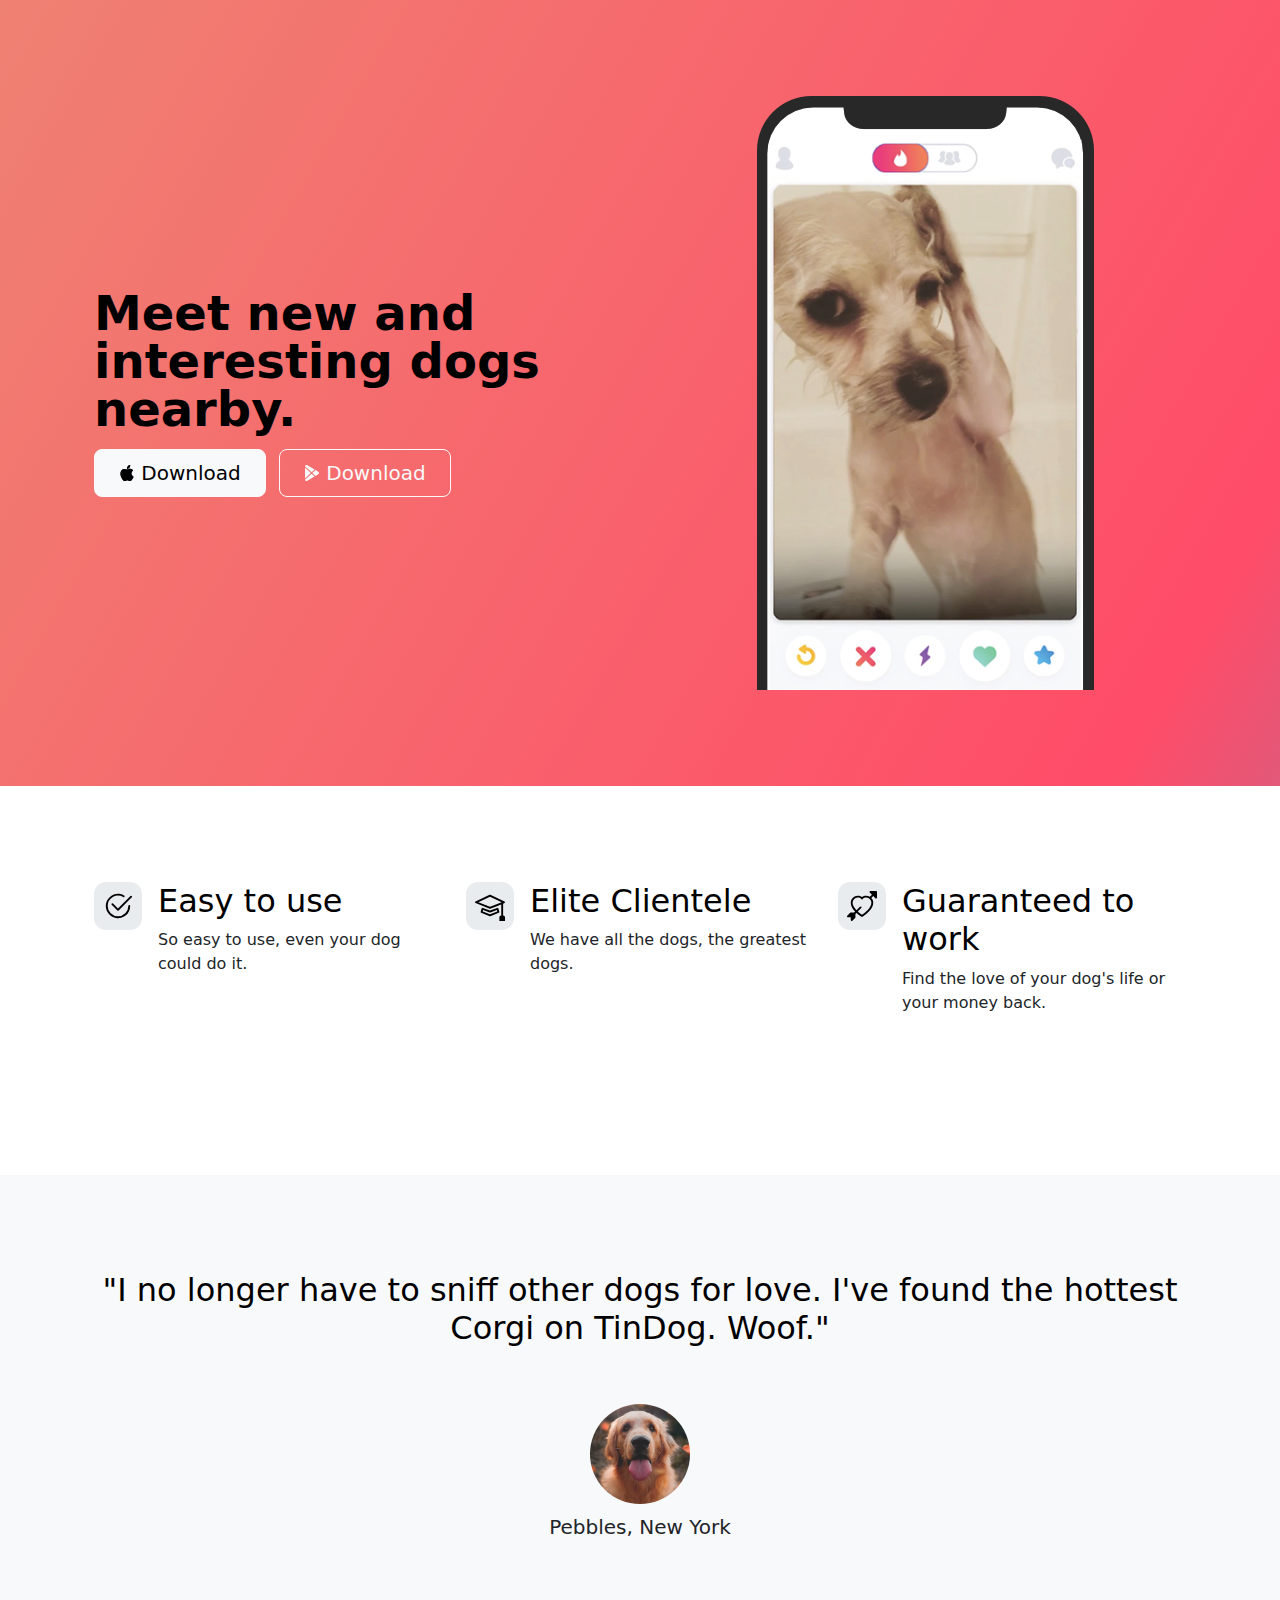
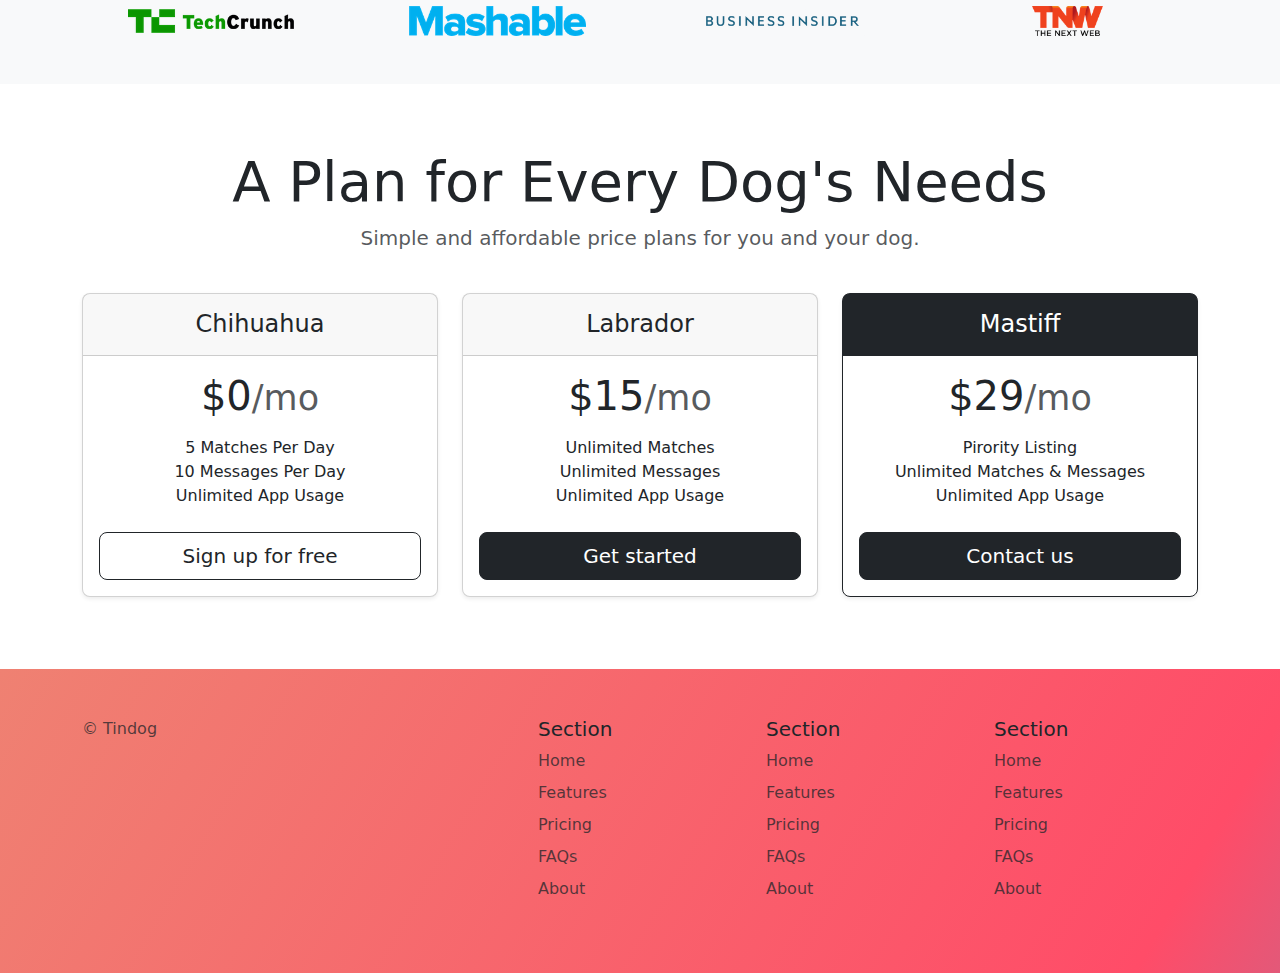
<file: Dog Tinder/index.html>
<!DOCTYPE html>
<html lang="en">

<head>
  <meta charset="UTF-8">
  <meta name="viewport" content="width=device-width, initial-scale=1.0">
  <title>TinDog</title>
  <link href="https://cdn.jsdelivr.net/npm/bootstrap@5.3.3/dist/css/bootstrap.min.css" rel="stylesheet" integrity="sha384-QWTKZyjpPEjISv5WaRU9OFeRpok6YctnYmDr5pNlyT2bRjXh0JMhjY6hW+ALEwIH" crossorigin="anonymous">
  <link rel="stylesheet" href="./css/style.css">
</head>

<body>

  <!-- Title -->
  <section id="title" class="gradient-background">
    <div class="container col-xxl-8 px-4 py-5" >
      <div class="row flex-lg-row-reverse align-items-center g-5 py-5">
        <div class="col-10 col-sm-8 col-lg-6">
          <img src="./images/iphone.png"  class="d-block mx-lg-auto img-fluid" alt="Bootstrap Themes" height="200" loading="lazy">
        </div>
        <div class="col-lg-6">
          <h1 class="display-5 fw-bold text-body-emphasis lh-1 mb-3">Meet new and interesting dogs nearby.</h1>
            <button type="button" class="btn btn-light btn-lg px-4 me-md-2"><svg xmlns="http://www.w3.org/2000/svg" width="16" height="16" fill="currentColor"
              class="bi bi-apple mb-1" viewBox="0 0 16 16">
<path
                d="M11.182.008C11.148-.03 9.923.023 8.857 1.18c-1.066 1.156-.902 2.482-.878 2.516.024.034 1.52.087 2.475-1.258.955-1.345.762-2.391.728-2.43Zm3.314 11.733c-.048-.096-2.325-1.234-2.113-3.422.212-2.189 1.675-2.789 1.698-2.854.023-.065-.597-.79-1.254-1.157a3.692 3.692 0 0 0-1.563-.434c-.108-.003-.483-.095-1.254.116-.508.139-1.653.589-1.968.607-.316.018-1.256-.522-2.267-.665-.647-.125-1.333.131-1.824.328-.49.196-1.422.754-2.074 2.237-.652 1.482-.311 3.83-.067 4.56.244.729.625 1.924 1.273 2.796.576.984 1.34 1.667 1.659 1.899.319.232 1.219.386 1.843.067.502-.308 1.408-.485 1.766-.472.357.013 1.061.154 1.782.539.571.197 1.111.115 1.652-.105.541-.221 1.324-1.059 2.238-2.758.347-.79.505-1.217.473-1.282Z" />
<path
                d="M11.182.008C11.148-.03 9.923.023 8.857 1.18c-1.066 1.156-.902 2.482-.878 2.516.024.034 1.52.087 2.475-1.258.955-1.345.762-2.391.728-2.43Zm3.314 11.733c-.048-.096-2.325-1.234-2.113-3.422.212-2.189 1.675-2.789 1.698-2.854.023-.065-.597-.79-1.254-1.157a3.692 3.692 0 0 0-1.563-.434c-.108-.003-.483-.095-1.254.116-.508.139-1.653.589-1.968.607-.316.018-1.256-.522-2.267-.665-.647-.125-1.333.131-1.824.328-.49.196-1.422.754-2.074 2.237-.652 1.482-.311 3.83-.067 4.56.244.729.625 1.924 1.273 2.796.576.984 1.34 1.667 1.659 1.899.319.232 1.219.386 1.843.067.502-.308 1.408-.485 1.766-.472.357.013 1.061.154 1.782.539.571.197 1.111.115 1.652-.105.541-.221 1.324-1.059 2.238-2.758.347-.79.505-1.217.473-1.282Z" />
</svg> Download</button>
            <button type="button" class="btn btn-outline-light btn-lg px-4"><svg xmlns="http://www.w3.org/2000/svg" width="16" height="16" fill="currentColor"
              class="bi bi-google-play mb-1" viewBox="0 0 16 16">
<path
                d="M14.222 9.374c1.037-.61 1.037-2.137 0-2.748L11.528 5.04 8.32 8l3.207 2.96 2.694-1.586Zm-3.595 2.116L7.583 8.68 1.03 14.73c.201 1.029 1.36 1.61 2.303 1.055l7.294-4.295ZM1 13.396V2.603L6.846 8 1 13.396ZM1.03 1.27l6.553 6.05 3.044-2.81L3.333.215C2.39-.341 1.231.24 1.03 1.27Z" />
</svg> Download</button>
          </div>
        </div>
      </div>
    </div>

  </section>
  <!-- Features -->
  <section id="features">
    <div class="container px-4 py-5" id="hanging-icons">
      <div class="row g-4 py-5 row-cols-1 row-cols-lg-3">
        <div class="col d-flex align-items-start">
          <div class="icon-square text-body-emphasis bg-body-secondary d-inline-flex align-items-center justify-content-center fs-4 flex-shrink-0 me-3">
            <svg xmlns="http://www.w3.org/2000/svg" height="30" fill="currentColor" class="bi bi-check2-circle"
            viewBox="0 0 16 16">
<path
              d="M2.5 8a5.5 5.5 0 0 1 8.25-4.764.5.5 0 0 0 .5-.866A6.5 6.5 0 1 0 14.5 8a.5.5 0 0 0-1 0 5.5 5.5 0 1 1-11 0z" />
<path
              d="M15.354 3.354a.5.5 0 0 0-.708-.708L8 9.293 5.354 6.646a.5.5 0 1 0-.708.708l3 3a.5.5 0 0 0 .708 0l7-7z" />
</svg>
          </div>
          <div>
            <h3 class="fs-2 text-body-emphasis">Easy to use</h3>
            <p>So easy to use, even your dog could do it.</p>
            </a>
          </div>
        </div>
        <div class="col d-flex align-items-start">
          <div class="icon-square text-body-emphasis bg-body-secondary d-inline-flex align-items-center justify-content-center fs-4 flex-shrink-0 me-3">
            <svg xmlns="http://www.w3.org/2000/svg" height="30" fill="currentColor" class="bi bi-mortarboard" viewBox="0 0 16 16">
              <path d="M8.211 2.047a.5.5 0 0 0-.422 0l-7.5 3.5a.5.5 0 0 0 .025.917l7.5 3a.5.5 0 0 0 .372 0L14 7.14V13a1 1 0 0 0-1 1v2h3v-2a1 1 0 0 0-1-1V6.739l.686-.275a.5.5 0 0 0 .025-.917l-7.5-3.5ZM8 8.46 1.758 5.965 8 3.052l6.242 2.913L8 8.46Z"/>
              <path d="M4.176 9.032a.5.5 0 0 0-.656.327l-.5 1.7a.5.5 0 0 0 .294.605l4.5 1.8a.5.5 0 0 0 .372 0l4.5-1.8a.5.5 0 0 0 .294-.605l-.5-1.7a.5.5 0 0 0-.656-.327L8 10.466 4.176 9.032Zm-.068 1.873.22-.748 3.496 1.311a.5.5 0 0 0 .352 0l3.496-1.311.22.748L8 12.46l-3.892-1.556Z"/>
              </svg>
          </div>
          <div>
            <h3 class="fs-2 text-body-emphasis">Elite Clientele</h3>
            <p>We have all the dogs, the greatest dogs.</p>
            </a>
          </div>
        </div>
        <div class="col d-flex align-items-start">
          <div class="icon-square text-body-emphasis bg-body-secondary d-inline-flex align-items-center justify-content-center fs-4 flex-shrink-0 me-3">
            <svg xmlns="http://www.w3.org/2000/svg" height="30" fill="currentColor" class="bi bi-arrow-through-heart"
            viewBox="0 0 16 16">
<path fill-rule="evenodd"
              d="M2.854 15.854A.5.5 0 0 1 2 15.5V14H.5a.5.5 0 0 1-.354-.854l1.5-1.5A.5.5 0 0 1 2 11.5h1.793l.53-.53c-.771-.802-1.328-1.58-1.704-2.32-.798-1.575-.775-2.996-.213-4.092C3.426 2.565 6.18 1.809 8 3.233c1.25-.98 2.944-.928 4.212-.152L13.292 2 12.147.854A.5.5 0 0 1 12.5 0h3a.5.5 0 0 1 .5.5v3a.5.5 0 0 1-.854.354L14 2.707l-1.006 1.006c.236.248.44.531.6.845.562 1.096.585 2.517-.213 4.092-.793 1.563-2.395 3.288-5.105 5.08L8 13.912l-.276-.182a21.86 21.86 0 0 1-2.685-2.062l-.539.54V14a.5.5 0 0 1-.146.354l-1.5 1.5Zm2.893-4.894A20.419 20.419 0 0 0 8 12.71c2.456-1.666 3.827-3.207 4.489-4.512.679-1.34.607-2.42.215-3.185-.817-1.595-3.087-2.054-4.346-.761L8 4.62l-.358-.368c-1.259-1.293-3.53-.834-4.346.761-.392.766-.464 1.845.215 3.185.323.636.815 1.33 1.519 2.065l1.866-1.867a.5.5 0 1 1 .708.708L5.747 10.96Z" />
</svg>
          </div>
          <div>
            <h3 class="fs-2 text-body-emphasis">Guaranteed to work</h3>
            <p>Find the love of your dog's life or your money back.</p>
            </a>
          </div>
        </div>
      </div>
    </div>

  </section>
  <!-- Testimonial -->
  <section id="testimonial">
    <div class="my-5">
      <div class="p-5 text-center bg-body-tertiary">
        <div class="container py-5">
          <h2 class="text-body-emphasis">"I no longer have to sniff other dogs for love. I've found the hottest Corgi on
            TinDog. Woof."</h2>
          <img class="profile-img mt-5" src="./images/dog-img.jpg" alt="dog image">
          <p class="col-lg-8 mx-auto lead mt-2">
            Pebbles, New York
          </p>
        </div>

        <div class="container">
          <div class="row">
            <div class="col-lg-3 col-sm-12">
              <img src="./images/techcrunch.png" alt="techcrunch" height="30">
            </div>
            <div class="col-lg-3 col-sm-12">
              <img src="./images/mashable.png" alt="mashable" height="30">
            </div>
            <div class="col-lg-3 col-sm-12">
              <img src="./images/bizinsider.png" alt="bizinsider" height="30">
            </div>
            <div class="col-lg-3 col-sm-12">
              <img src="./images/tnw.png" alt="tnw" height="30">
            </div>
          </div>
        </div>
      </div>
    </div>
  </section>
  <!-- Pricing -->
  <section id="pricing">
    <div class="container">
      <div class="pricing-header p-3 pb-md-4 mx-auto text-center">
        <h2 class="display-4 fw-normal">A Plan for Every Dog's Needs</h2>
        <p class="fs-5 text-body-secondary">Simple and affordable price plans for you and your dog.
      </p></div>
      <div class="row row-cols-1 row-cols-md-3 mb-3 text-center">
        <div class="col">
          <div class="card mb-4 rounded-3 shadow-sm">
            <div class="card-header py-3">
              <h4 class="my-0 fw-normal">Chihuahua</h4>
            </div>
            <div class="card-body">
              <h1 class="card-title pricing-card-title">$0<small class="text-body-secondary fw-light">/mo</small></h1>
              <ul class="list-unstyled mt-3 mb-4">
                <li>5 Matches Per Day</li>
                <li>10 Messages Per Day</li>
                <li>Unlimited App Usage</li>
              </ul>
              <button type="button" class="w-100 btn btn-lg btn-outline-dark">Sign up for free</button>
            </div>
          </div>
        </div>
        <div class="col">
          <div class="card mb-4 rounded-3 shadow-sm">
            <div class="card-header py-3">
              <h4 class="my-0 fw-normal">Labrador</h4>
            </div>
            <div class="card-body">
              <h1 class="card-title pricing-card-title">$15<small class="text-body-secondary fw-light">/mo</small></h1>
              <ul class="list-unstyled mt-3 mb-4">
                <li>Unlimited Matches</li>
                <li>Unlimited Messages</li>
                <li>Unlimited App Usage</li>
              </ul>
              <button type="button" class="w-100 btn btn-lg btn-dark">Get started</button>
            </div>
          </div>
        </div>
        <div class="col">
          <div class="card mb-4 rounded-3 shadow-sm border-dark">
            <div class="card-header py-3 text-bg-dark border-dark">
              <h4 class="my-0 fw-normal">Mastiff</h4>
            </div>
            <div class="card-body">
              <h1 class="card-title pricing-card-title">$29<small class="text-body-secondary fw-light">/mo</small></h1>
              <ul class="list-unstyled mt-3 mb-4">
                <li>Pirority Listing</li>
                <li>Unlimited Matches &amp; Messages</li>
                <li>Unlimited App Usage</li>
              </ul>
              <button type="button" class="w-100 btn btn-lg btn-dark">Contact us</button>
            </div>
          </div>
        </div>
      </div>
    </div>
  </section>
  <!-- Footer -->
  <section id="footer" class="gradient-background">
    <div class="container ">
      <footer class="row row-cols-1 row-cols-sm-2 row-cols-md-5 py-5 mt-5">
        <div class="col mb-3">

          <p class="text-body-secondary">© Tindog</p>
        </div>

        <div class="col mb-3">

        </div>

        <div class="col mb-3">
          <h5>Section</h5>
          <ul class="nav flex-column">
            <li class="nav-item mb-2"><a href="#" class="nav-link p-0 text-body-secondary">Home</a></li>
            <li class="nav-item mb-2"><a href="#" class="nav-link p-0 text-body-secondary">Features</a></li>
            <li class="nav-item mb-2"><a href="#" class="nav-link p-0 text-body-secondary">Pricing</a></li>
            <li class="nav-item mb-2"><a href="#" class="nav-link p-0 text-body-secondary">FAQs</a></li>
            <li class="nav-item mb-2"><a href="#" class="nav-link p-0 text-body-secondary">About</a></li>
          </ul>
        </div>

        <div class="col mb-3">
          <h5>Section</h5>
          <ul class="nav flex-column">
            <li class="nav-item mb-2"><a href="#" class="nav-link p-0 text-body-secondary">Home</a></li>
            <li class="nav-item mb-2"><a href="#" class="nav-link p-0 text-body-secondary">Features</a></li>
            <li class="nav-item mb-2"><a href="#" class="nav-link p-0 text-body-secondary">Pricing</a></li>
            <li class="nav-item mb-2"><a href="#" class="nav-link p-0 text-body-secondary">FAQs</a></li>
            <li class="nav-item mb-2"><a href="#" class="nav-link p-0 text-body-secondary">About</a></li>
          </ul>
        </div>

        <div class="col mb-3">
          <h5>Section</h5>
          <ul class="nav flex-column">
            <li class="nav-item mb-2"><a href="#" class="nav-link p-0 text-body-secondary">Home</a></li>
            <li class="nav-item mb-2"><a href="#" class="nav-link p-0 text-body-secondary">Features</a></li>
            <li class="nav-item mb-2"><a href="#" class="nav-link p-0 text-body-secondary">Pricing</a></li>
            <li class="nav-item mb-2"><a href="#" class="nav-link p-0 text-body-secondary">FAQs</a></li>
            <li class="nav-item mb-2"><a href="#" class="nav-link p-0 text-body-secondary">About</a></li>
          </ul>
        </div>
      </footer>
    </div>
  </section>
</body>

</html>
</file>
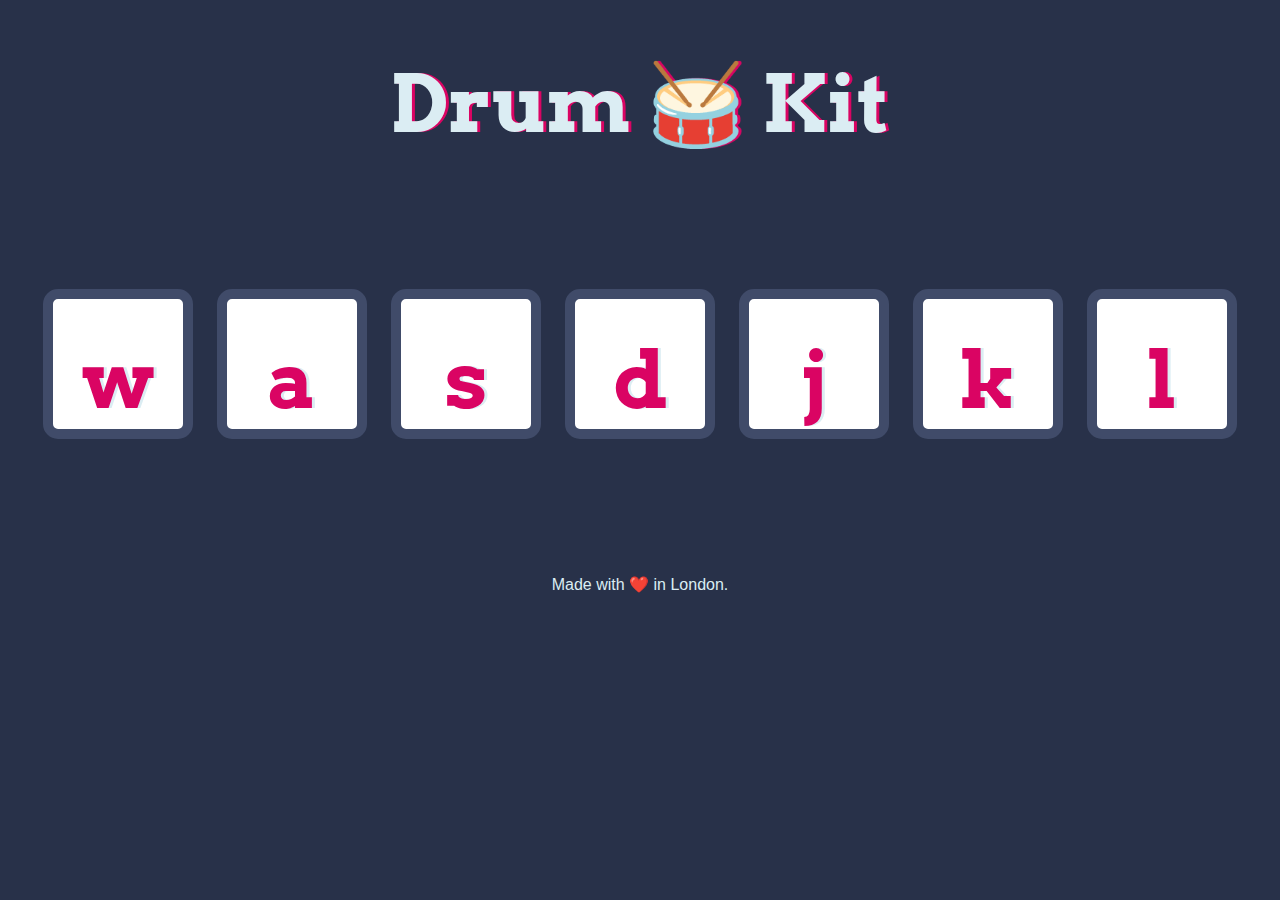
<file: Drumkit/Drum Kit Starting Files/index.html>
<!DOCTYPE html>
<html lang="en" dir="ltr">

<head>
  <meta charset="utf-8">
  <title>Drum Kit</title>
  <link rel="stylesheet" href="styles.css">
  <link href="https://fonts.googleapis.com/css?family=Arvo" rel="stylesheet">
</head>

<body>

  <h1 id="title">Drum 🥁 Kit</h1>
  <div class="set">
    <button class="w drum">w</button>
    <button class="a drum">a</button>
    <button class="s drum">s</button>
    <button class="d drum">d</button>
    <button class="j drum">j</button>
    <button class="k drum">k</button>
    <button class="l drum">l</button>

    <script src ="index.js" charset="utf-8"></script>
  </div>


  <footer>
    Made with ❤️ in London.
  </footer>
</body>

</html>
</file>
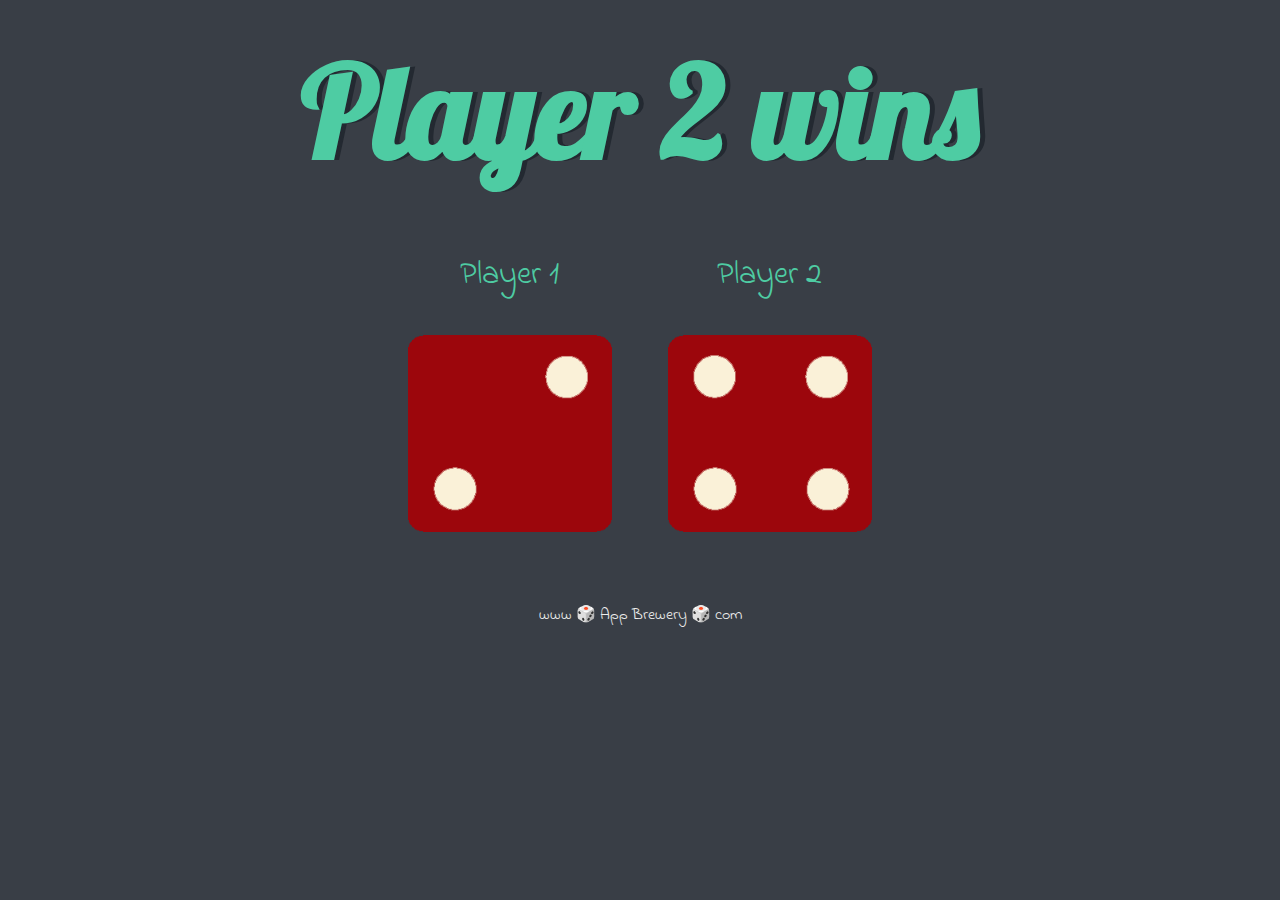
<file: Dice game/dicee.html>
<!DOCTYPE html>
<html lang="en" dir="ltr">
  <head>
    <meta charset="utf-8" />
    <title>Dicee</title>
    <link rel="stylesheet" href="styles.css" />
    <link
      href="https://fonts.googleapis.com/css?family=Indie+Flower|Lobster"
      rel="stylesheet"
    />
  </head>
  <body>
    <div class="container">
      <h1>Refresh Me</h1>

      <div class="dice">
        <p>Player 1</p>
        <img class="img1" src="./images/dice6.png" />
      </div>

      <div class="dice">
        <p>Player 2</p>
        <img class="img2" src="./images/dice6.png" />
      </div>
    </div>

    <footer>www 🎲 App Brewery 🎲 com</footer>
    <script src = "index.js" charset = "utf-8"> </script>
  </body>
</html>
</file>
<file: Dog Tinder/css/style.css>
.gradient-background {
  background: linear-gradient(300deg, #00bfff, #ff4c68, #ef8172);
  background-size: 180% 180%;
  animation: gradient-animation 18s ease infinite;
}

@keyframes gradient-animation {
  0% {
    background-position: 0% 50%;
  }
  50% {
    background-position: 100% 50%;
  }
  100% {
    background-position: 0% 50%;
  }
}

.icon-square {
  width: 3rem;
  height: 3rem;
  border-radius: 0.75rem;
}

.profile-img {
  height: 100px;
  border-radius: 50%;
}
</file>
<file: Drumkit/Drum Kit Starting Files/styles.css>
body {
  text-align: center;
  background-color: #283149;
}

h1 {
  font-size: 5rem;
  color: #DBEDF3;
  font-family: "Arvo", cursive;
  text-shadow: 3px 0 #DA0463;

}

footer {
  color: #DBEDF3;
  font-family: sans-serif;
}

.w {

}

.a {

}

.s {

}

.d {

}

.j {

}

.k {

}

.l {

}

.set {
  margin: 10% auto;
}

.game-over {
  background-color: red;
  opacity: 0.8;
}

.pressed {
  box-shadow: 0 3px 4px 0 #DBEDF3;
  opacity: 0.5;
}

.red {
  color: red;
}

.drum {
  outline: none;
  border: 10px solid #404B69;
  font-size: 5rem;
  font-family: 'Arvo', cursive;
  line-height: 2;
  font-weight: 900;
  color: #DA0463;
  text-shadow: 3px 0 #DBEDF3;
  border-radius: 15px;
  display: inline-block;
  width: 150px;
  height: 150px;
  text-align: center;
  margin: 10px;
  background-color: white;
}
</file>
<file: Dice game/styles.css>
.container {
  width: 70%;
  margin: auto;
  text-align: center;
}

.dice {
  text-align: center;
  display: inline-block;

}

body {
  background-color: #393E46;
}

h1 {
  margin: 30px;
  font-family: 'Lobster', cursive;
  text-shadow: 5px 0 #232931;
  font-size: 8rem;
  color: #4ECCA3;
}

p {
  font-size: 2rem;
  color: #4ECCA3;
  font-family: 'Indie Flower', cursive;
}

img {
  width: 80%;
}

footer {
  margin-top: 5%;
  color: #EEEEEE;
  text-align: center;
  font-family: 'Indie Flower', cursive;

}
</file>
